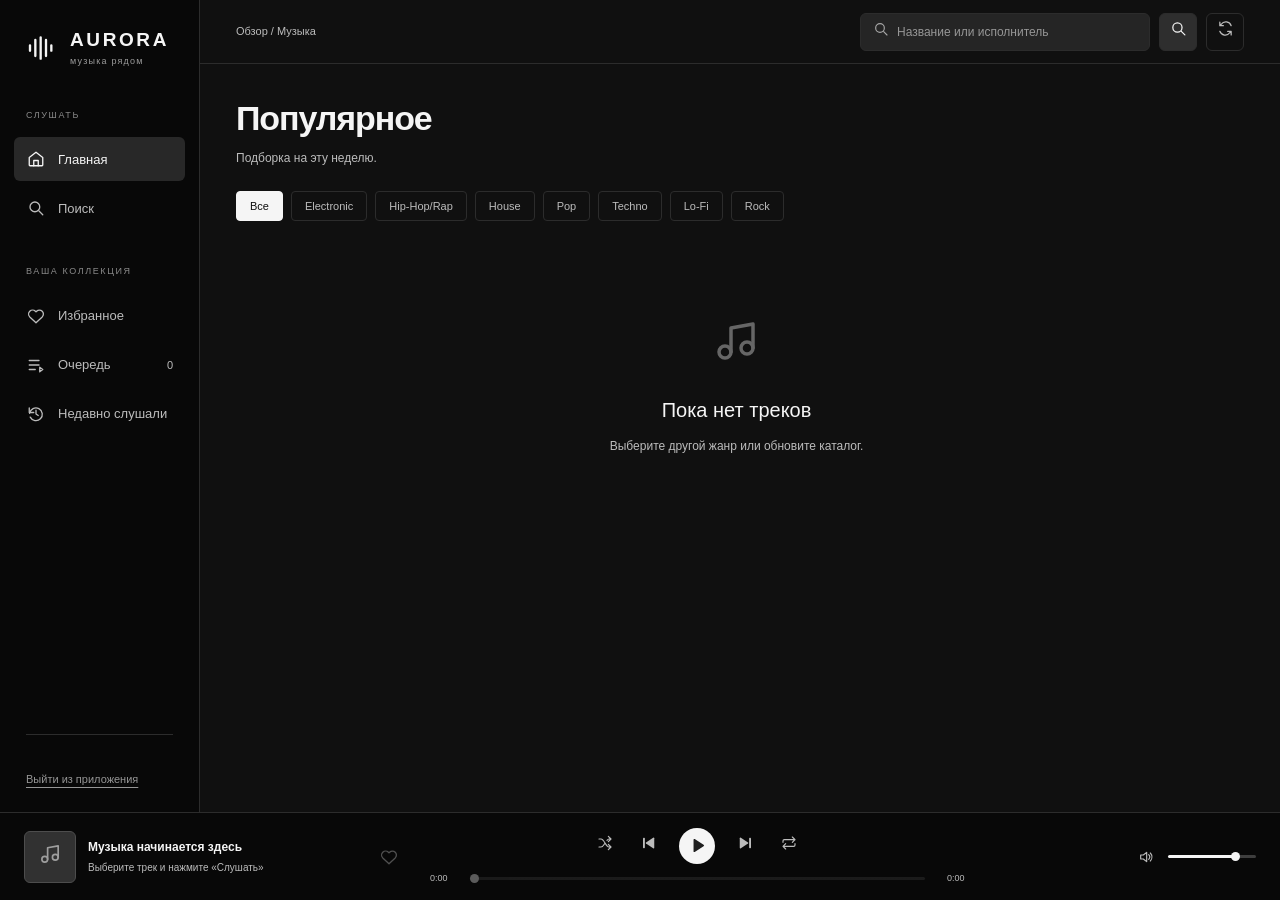
<file: ui/index.html>
<!doctype html>
<html lang="ru">
  <head>
    <meta charset="utf-8" />
    <meta name="viewport" content="width=device-width, initial-scale=1" />
    <title>Aurora — музыка</title>
    <link rel="stylesheet" href="style.css" />
  </head>
  <body>
    <aside id="side" aria-label="Разделы">
      <div class="logo">
        <span class="logo-mark" data-icon="logo" aria-hidden="true"></span>
        <div class="logo-wordmark">AURORA<span>музыка рядом</span></div>
      </div>
      <nav aria-label="Основная навигация">
        <span class="nav-label">СЛУШАТЬ</span>
        <button class="nav-btn active" data-page="home" title="Главная">
          <span data-icon="home"></span><span class="nav-text">Главная</span>
        </button>
        <button class="nav-btn" data-page="search" title="Поиск">
          <span data-icon="search"></span><span class="nav-text">Поиск</span>
        </button>
        <span class="nav-label library-label">ВАША КОЛЛЕКЦИЯ</span>
        <button class="nav-btn" data-page="fav" title="Избранное">
          <span data-icon="heartO"></span
          ><span class="nav-text">Избранное</span>
        </button>
        <button class="nav-btn" data-page="queue" title="Очередь">
          <span data-icon="queue"></span><span class="nav-text">Очередь</span
          ><span id="queue-count">0</span>
        </button>
        <button class="nav-btn" data-page="history" title="Недавно слушали">
          <span data-icon="history"></span
          ><span class="nav-text">Недавно слушали</span>
        </button>
      </nav>
      <div class="side-foot">
        <div class="side-divider"></div>
        <button id="btn-quit">Выйти из приложения</button>
      </div>
    </aside>

    <main id="main">
      <header id="topbar">
        <div id="crumbs">Обзор / Музыка</div>
        <div class="top-actions">
          <label class="search-box" for="q"
            ><span data-icon="search" aria-hidden="true"></span
            ><input
              id="q"
              type="search"
              aria-label="Поиск трека или исполнителя"
              placeholder="Название или исполнитель"
              spellcheck="false"
          /></label>
          <button
            id="btn-search-go"
            class="top-button"
            title="Найти"
            aria-label="Найти"
          >
            <span data-icon="search"></span>
          </button>
          <button
            id="btn-refresh"
            class="top-button subtle"
            title="Обновить"
            aria-label="Обновить"
          >
            <span data-icon="refresh"></span>
          </button>
        </div>
      </header>
      <section id="content" aria-live="polite"></section>
    </main>

    <footer id="bar" aria-label="Плеер">
      <div class="bar-left">
        <div class="bar-art-wrap">
          <img id="bar-art" alt="" /><span
            data-icon="music"
            class="bar-art-placeholder"
          ></span>
        </div>
        <div class="bar-meta">
          <div id="bar-title">Музыка начинается здесь</div>
          <div id="bar-artist">Выберите трек</div>
        </div>
        <button
          id="bar-like"
          class="ghost-btn"
          title="В избранное"
          aria-label="В избранное"
        ></button>
      </div>
      <div class="bar-center">
        <div class="controls">
          <button
            id="btn-shuffle"
            class="ghost-btn small"
            title="Перемешивание"
            aria-label="Перемешивание"
          >
            <span data-icon="shuffle"></span>
          </button>
          <button
            id="btn-prev"
            class="ghost-btn"
            title="Предыдущий"
            aria-label="Предыдущий"
          >
            <span data-icon="previous"></span>
          </button>
          <button
            id="btn-play"
            class="play-btn"
            title="Пауза или воспроизведение"
            aria-label="Воспроизвести"
          ></button>
          <button
            id="btn-next"
            class="ghost-btn"
            title="Следующий"
            aria-label="Следующий"
          >
            <span data-icon="next"></span>
          </button>
          <button
            id="btn-repeat"
            class="ghost-btn small"
            title="Повтор"
            aria-label="Повтор"
          >
            <span data-icon="repeat"></span
            ><span id="repeat-one" class="badge-one hidden">1</span>
          </button>
        </div>
        <div class="seekrow">
          <span id="t-cur">0:00</span
          ><input
            id="seek"
            aria-label="Позиция воспроизведения"
            type="range"
            min="0"
            max="100"
            step="0.1"
            value="0"
          /><span id="t-dur">0:00</span>
        </div>
      </div>
      <div class="bar-right">
        <button
          id="vol-btn"
          class="ghost-btn small"
          title="Звук"
          aria-label="Звук"
        ></button
        ><input
          id="vol"
          aria-label="Громкость"
          type="range"
          min="0"
          max="1"
          step="0.01"
          value="0.8"
        />
      </div>
    </footer>
    <div id="toast" role="status" aria-live="polite"></div>
    <script src="icons.js"></script>
    <script src="app.js"></script>
  </body>
</html>
</file>
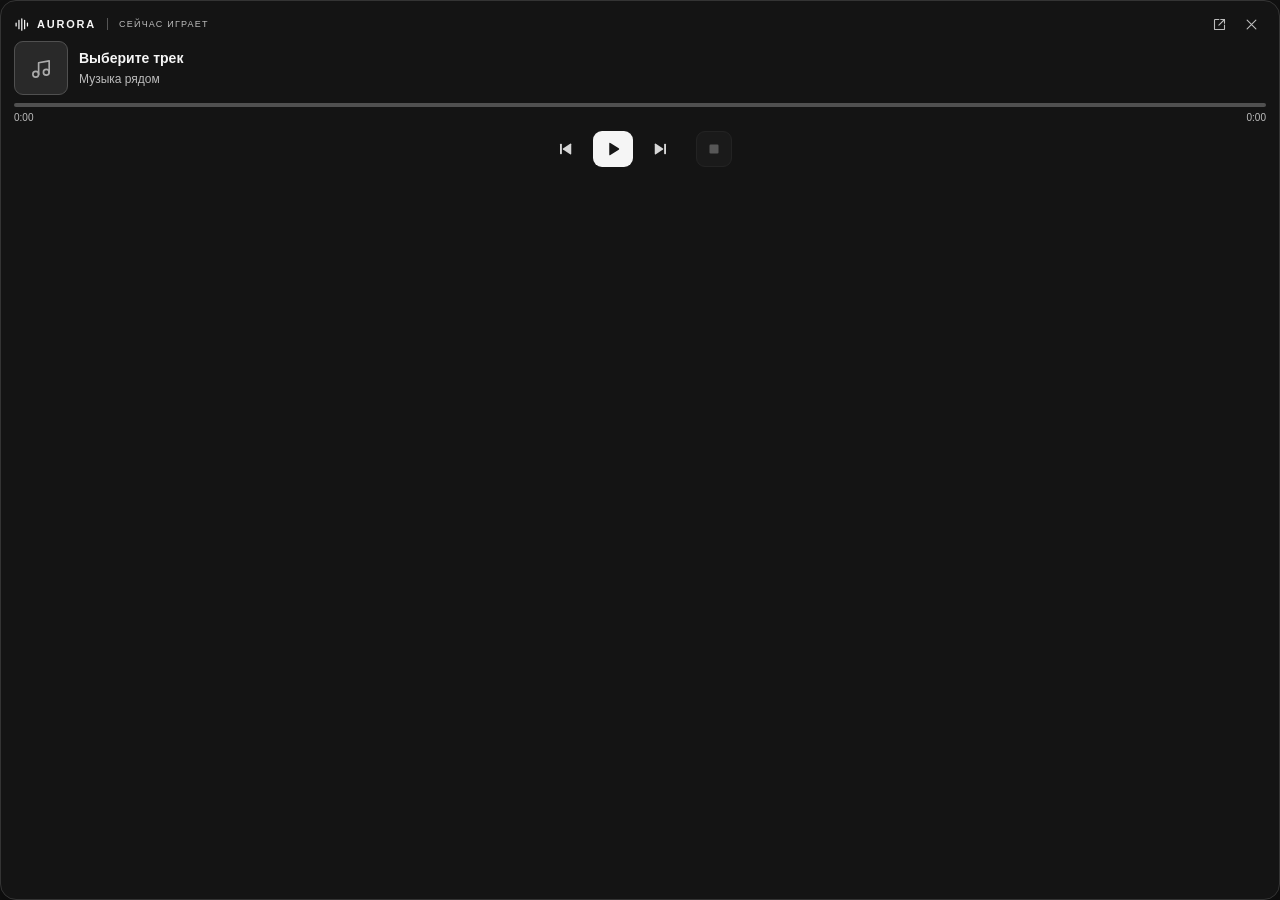
<file: ui/tail.html>
<!doctype html>
<html lang="ru">
  <head>
    <meta charset="utf-8" />
    <meta name="viewport" content="width=device-width, initial-scale=1" />
    <title>Aurora — мини-плеер</title>
    <link rel="stylesheet" href="tail.css" />
  </head>
  <body>
    <aside class="widget" aria-label="Мини-плеер">
      <div class="widget-head">
        <div class="brand">
          <span data-icon="logo"></span>AURORA <i>СЕЙЧАС ИГРАЕТ</i>
        </div>
        <div class="window-actions">
          <button
            id="restore"
            title="Открыть приложение"
            aria-label="Открыть приложение"
          >
            <span data-icon="open"></span></button
          ><button
            id="quit"
            title="Выйти из приложения"
            aria-label="Выйти из приложения"
          >
            <span data-icon="close"></span>
          </button>
        </div>
      </div>
      <div class="widget-main">
        <div class="artwork">
          <img id="art" alt="" /><span
            class="art-fallback"
            data-icon="music"
          ></span>
        </div>
        <div class="track">
          <div id="t">Выберите трек</div>
          <div id="a">Музыка рядом</div>
        </div>
      </div>
      <div class="timeline" aria-label="Ход воспроизведения">
        <div class="progress"><i id="pr"></i></div>
        <div class="time">
          <span id="elapsed">0:00</span><span id="duration">0:00</span>
        </div>
      </div>
      <div class="widget-controls">
        <button id="prev" title="Предыдущий трек" aria-label="Предыдущий трек">
          <span data-icon="previous"></span></button
        ><button
          id="pp"
          class="play"
          title="Пауза или воспроизведение"
          aria-label="Воспроизвести"
        ></button
        ><button id="next" title="Следующий трек" aria-label="Следующий трек">
          <span data-icon="next"></span></button
        ><span class="control-spacer"></span
        ><button
          id="stop"
          title="Остановить воспроизведение"
          aria-label="Остановить воспроизведение"
        >
          <span data-icon="stop"></span>
        </button>
      </div>
    </aside>
    <script src="icons.js"></script>
    <script src="tail.js"></script>
  </body>
</html>
</file>
<file: ui/style.css>
:root {
  color-scheme: dark;
  --bg: #101010;
  --panel: #080808;
  --card: #1a1a1a;
  --border: #2c2c2c;
  --text: #f5f5f5;
  --muted: #bcbcbc;
  --accent: #f5f5f5;
  --sidebar: 200px;
}
* {
  box-sizing: border-box;
  margin: 0;
  padding: 0;
}
html,
body {
  height: 100%;
  overflow: hidden;
  background: var(--bg);
  color: var(--text);
  font:
    14px/1.5 "Segoe UI Variable",
    "Segoe UI",
    sans-serif;
}
body {
  display: grid;
  grid-template-columns: var(--sidebar) minmax(0, 1fr);
  grid-template-rows: minmax(0, 1fr) 88px;
  grid-template-areas: "side main" "bar bar";
}
button,
input,
select {
  font: inherit;
}
button {
  border: 0;
  background: none;
  color: inherit;
  cursor: pointer;
}
button:disabled {
  opacity: 0.4;
  cursor: default;
}
button,
input,
select {
  transition:
    background 0.15s,
    color 0.15s,
    border-color 0.15s;
}
button:focus-visible,
input:focus-visible,
select:focus-visible {
  outline: 2px solid var(--accent);
  outline-offset: 4px;
}
svg {
  width: 20px;
  height: 20px;
  flex: none;
}
button svg {
  pointer-events: none;
}
button:hover:not(:disabled) {
  color: var(--accent);
}
::-webkit-scrollbar {
  width: 7px;
}
::-webkit-scrollbar-thumb {
  background: #434343;
  border-radius: 8px;
}
#side {
  grid-area: side;
  background: var(--panel);
  border-right: 1px solid var(--border);
  padding: 30px 14px 22px;
  display: flex;
  flex-direction: column;
  min-height: 0;
}
.logo {
  display: flex;
  gap: 12px;
  align-items: center;
  padding: 0 12px;
}
.logo-mark {
  width: 32px;
  height: 32px;
  color: var(--accent);
}
.logo-mark svg {
  width: 32px;
  height: 32px;
}
.logo-wordmark {
  font-size: 19px;
  font-weight: 700;
  letter-spacing: 2.6px;
  line-height: 1.1;
}
.logo-wordmark span {
  display: block;
  margin-top: 6px;
  color: #9a9a9a;
  font-size: 9px;
  font-weight: 400;
  letter-spacing: 1.2px;
}
nav {
  display: flex;
  flex-direction: column;
  gap: 5px;
  margin-top: 42px;
}
.nav-btn {
  height: 44px;
  border-radius: 6px;
  display: flex;
  align-items: center;
  text-align: left;
  gap: 12px;
  padding: 0 12px;
  color: var(--muted);
  font-size: 13px;
  white-space: nowrap;
}
.nav-btn svg {
  width: 18px;
  height: 18px;
}
.nav-btn > span:first-child {
  width: 20px;
  height: 20px;
  display: inline-flex;
  align-items: center;
  justify-content: center;
  flex: none;
}
.nav-btn:hover {
  background: #262626;
}
.nav-btn.active {
  background: #282828;
  color: var(--text);
}
.nav-btn.active svg {
  color: var(--accent);
}
.nav-label {
  font-size: 9px;
  letter-spacing: 1.6px;
  color: #8a8a8a;
  margin: 30px 12px 10px;
}
.nav-label:first-child {
  margin-top: 0;
}
.library-label {
  margin-top: 30px;
}
#queue-count {
  margin-left: auto;
  font-size: 11px;
  color: var(--muted);
}
.side-foot {
  margin-top: auto;
  padding: 24px 12px 0;
  font-size: 10px;
  line-height: 1.9;
  color: #969696;
}
.side-divider {
  height: 1px;
  background: var(--border);
  margin-bottom: 16px;
}
#btn-quit {
  font-size: 11px;
  margin-top: 18px;
  text-decoration: underline;
  text-underline-offset: 4px;
}
#main {
  grid-area: main;
  display: flex;
  flex-direction: column;
  min-width: 0;
  min-height: 0;
}
#topbar {
  height: 64px;
  flex: none;
  display: flex;
  align-items: center;
  justify-content: space-between;
  gap: 20px;
  padding: 0 36px;
  border-bottom: 1px solid var(--border);
}
#crumbs {
  font-size: 11px;
  color: var(--muted);
}
.top-actions {
  display: flex;
  align-items: center;
  gap: 9px;
}
.search-box {
  display: flex;
  align-items: center;
  gap: 8px;
  width: 290px;
  height: 38px;
  border: 1px solid var(--border);
  border-radius: 6px;
  background: #252525;
  padding: 0 12px;
}
.search-box:focus-within {
  border-color: var(--accent);
}
.search-box svg {
  width: 16px;
  height: 16px;
  color: #a6a6a6;
}
#q {
  width: 100%;
  min-width: 0;
  height: 34px;
  border: 0;
  background: transparent;
  color: var(--text);
  font-size: 12px;
  outline: none;
}
input::placeholder {
  color: #969696;
}
.top-button {
  width: 38px;
  height: 38px;
  display: flex;
  align-items: center;
  justify-content: center;
  border: 1px solid var(--border);
  border-radius: 6px;
  color: var(--text);
  background: #2e2e2e;
}
.top-button.subtle {
  background: transparent;
  color: var(--muted);
}
.top-button:hover {
  background: #3f3f3f;
}
.top-button svg {
  width: 17px;
  height: 17px;
}
#content {
  scrollbar-gutter: stable;
}
#content .page-head {
  max-width: 600px;
}
.page-head h1 {
  letter-spacing: -1.4px;
}
.page-head p {
  color: #bbbbbb;
}
.card .art-wrap {
  border: 0;
}
.card:hover .art-wrap {
  border-color: transparent;
}
.card .art-wrap img {
  transition: transform 0.18s ease;
}
.card:hover .art-wrap img {
  transform: scale(1.035);
}
.card .t {
  font-size: 13px;
  letter-spacing: 0.05px;
}
.art-ph svg {
  width: 36px;
  height: 36px;
  color: #8e8e8e;
}
.rowt .art-ph svg {
  width: 21px;
  height: 21px;
}
.art-failed:after {
  content: "♪";
}
.primary-btn {
  background: var(--accent);
  color: #1f1f1f;
}
.primary-btn:hover:not(:disabled) {
  background: #c7c7c7;
  color: #1f1f1f;
}
.play-btn {
  background: var(--accent);
  color: #1f1f1f;
}
.play-btn:hover:not(:disabled) {
  background: #c7c7c7;
  color: #1f1f1f;
}
.bar-art-wrap {
  width: 52px;
  height: 52px;
  background: #313131;
  border: 1px solid #4d4d4d;
  border-radius: 6px;
  display: flex;
  align-items: center;
  justify-content: center;
  position: relative;
  flex: none;
}
.bar-art-placeholder {
  color: #9e9e9e;
}
.bar-art-placeholder svg {
  width: 23px;
  height: 23px;
}
#bar-art {
  position: absolute;
  inset: 0;
  width: 100%;
  height: 100%;
  border-radius: 5px;
}
.empty-mark svg {
  width: 48px;
  height: 48px;
}
#content {
  overflow-y: auto;
  flex: 1;
  padding: 34px 36px 40px;
}
.page-head {
  margin-bottom: 24px;
}
.eyebrow {
  display: none;
}
.page-head h1 {
  font-size: clamp(28px, 3vw, 34px);
  font-weight: 600;
  line-height: 1.2;
  letter-spacing: -1.1px;
}
.page-head p {
  font-size: 12px;
  color: var(--muted);
  margin-top: 10px;
}
.chips {
  display: flex;
  flex-wrap: wrap;
  gap: 8px;
  margin-bottom: 28px;
}
.chip {
  border: 1px solid var(--border);
  color: var(--muted);
  padding: 6px 13px;
  border-radius: 4px;
  font-size: 11px;
}
.chip.active {
  background: var(--text);
  border-color: var(--text);
  color: var(--bg);
}
.library-tools {
  display: flex;
  align-items: center;
  gap: 18px;
  flex-wrap: wrap;
  padding-bottom: 24px;
  border-bottom: 1px solid var(--border);
  margin-bottom: 24px;
}
.primary-btn {
  display: inline-flex;
  align-items: center;
  justify-content: center;
  gap: 7px;
  min-height: 34px;
  padding: 0 14px;
  border-radius: 4px;
  background: var(--accent);
  color: #1b1b1b;
  font-size: 11px;
  font-weight: 600;
}
.primary-btn:hover:not(:disabled) {
  background: #c1c1c1;
  color: #1b1b1b;
}
.primary-btn svg {
  width: 15px;
  height: 15px;
}
.filter-field {
  display: flex;
  align-items: center;
  gap: 7px;
  font-size: 10px;
  color: var(--muted);
}
select {
  border: 0;
  border-bottom: 1px solid var(--border);
  background: var(--bg);
  color: var(--text);
  padding: 6px 3px;
  font-size: 11px;
  max-width: 150px;
}
#filter {
  margin-left: auto;
  width: 142px;
  background: transparent;
  border: 1px solid var(--border);
  border-radius: 4px;
  padding: 7px 10px;
  color: var(--text);
  font-size: 11px;
}
.list-caption {
  display: flex;
  align-items: center;
  justify-content: space-between;
  color: var(--muted);
  font-size: 9px;
  letter-spacing: 1.5px;
  margin: 0 0 16px;
}
.list-caption b {
  font-weight: 400;
  letter-spacing: 0;
  border: 1px solid var(--border);
  padding: 1px 6px;
  border-radius: 3px;
  margin-left: 7px;
}
.list-caption > span:last-child {
  font-size: 10px;
  letter-spacing: 0;
}
.cards {
  display: grid;
  grid-template-columns: repeat(auto-fill, minmax(170px, 1fr));
  gap: 24px 20px;
}
.card {
  display: grid;
  grid-template-columns: 1fr auto;
  min-width: 0;
  position: relative;
}
.art-wrap {
  background: #2a2a2a;
  position: relative;
  overflow: hidden;
  border-radius: 5px;
  display: flex;
  align-items: center;
  justify-content: center;
}
.card .art-wrap {
  grid-column: 1/-1;
  aspect-ratio: 1;
  margin-bottom: 12px;
}
.art-wrap img {
  width: 100%;
  height: 100%;
  object-fit: cover;
  display: block;
}
.art-wrap img[hidden] {
  display: none;
}
.art-ph,
.art-failed:after {
  font-size: 42px;
  color: #777777;
}
.art-failed:after {
  content: "♪";
}
.track-info {
  display: flex;
  flex-direction: column;
  text-align: left;
  min-width: 0;
}
.card .track-info {
  grid-column: 1/-1;
}
.t,
.a {
  display: block;
  white-space: nowrap;
  overflow: hidden;
  text-overflow: ellipsis;
  max-width: 100%;
  width: 100%;
}
.t {
  font-weight: 600;
  font-size: 13px;
}
.a {
  font-size: 11px;
  color: var(--muted);
  margin-top: 3px;
}
.dur {
  font-size: 10px;
  color: #969696;
}
.card .dur {
  margin-top: 12px;
}
.card .dur {
  text-align: right;
}
.track-actions {
  display: flex;
  align-items: center;
  gap: 3px;
}
.card .track-actions {
  position: absolute;
  top: 8px;
  right: 8px;
  padding: 3px;
  border-radius: 4px;
  background: #181818ee;
  opacity: 0;
  transition: opacity 0.15s;
}
.card:hover .track-actions,
.card:focus-within .track-actions,
.card.current .track-actions {
  opacity: 1;
}
.current .t {
  color: var(--accent);
}
.card.current .art-wrap {
  outline: 1px solid var(--accent);
  outline-offset: 3px;
}
.rowt {
  display: flex;
  gap: 16px;
  align-items: center;
  padding: 11px 8px;
  border-bottom: 1px solid #2a2a2a;
  border-radius: 3px;
}
.rowt:hover,
.rowt.current {
  background: #212121;
}
.track-index {
  width: 23px;
  flex: none;
  font-size: 10px;
  color: #898989;
  font-variant-numeric: tabular-nums;
}
.rowt .art-wrap {
  width: 44px;
  height: 44px;
  flex: none;
}
.rowt .art-ph {
  font-size: 22px;
}
.rowt .track-info {
  flex: 1;
}
.rowt .dur {
  width: 38px;
  text-align: right;
  font-variant-numeric: tabular-nums;
}
.ghost-btn {
  width: 34px;
  height: 34px;
  display: inline-flex;
  align-items: center;
  justify-content: center;
  color: var(--muted);
  border-radius: 50%;
  flex: none;
  position: relative;
}
.ghost-btn.small {
  width: 28px;
  height: 28px;
}
.ghost-btn svg {
  width: 18px;
  height: 18px;
}
.ghost-btn.small svg {
  width: 16px;
  height: 16px;
}
.ghost-btn:hover {
  background: #313131;
}
.ghost-btn.on,
.ghost-btn.liked {
  color: var(--accent);
}
.queue-action {
  font-size: 22px;
  font-weight: 300;
}
.play-mini {
  display: flex;
  align-items: center;
  justify-content: center;
  width: 28px;
  height: 28px;
  background: var(--text);
  color: var(--bg);
  border-radius: 50%;
  flex: none;
}
.play-mini svg {
  width: 16px;
  height: 16px;
}
.state {
  min-height: 270px;
  display: flex;
  flex-direction: column;
  align-items: center;
  justify-content: center;
  text-align: center;
  gap: 12px;
  color: var(--muted);
}
.state h2 {
  font-size: 20px;
  font-weight: 500;
  color: var(--text);
}
.state p {
  font-size: 12px;
  max-width: 360px;
}
.state .primary-btn {
  margin-top: 8px;
}
.empty-mark {
  font-size: 46px;
  font-weight: 300;
  color: #666666;
}
.spin {
  display: inline-block;
  animation: spin 1s linear infinite;
}
.state .spin {
  font-size: 36px;
  color: var(--accent);
}
@keyframes spin {
  to {
    transform: rotate(360deg);
  }
}
.error-state {
  background: #2a2a2a;
  border: 1px solid #505050;
  padding: 14px 16px;
  border-radius: 5px;
  color: #cdcdcd;
  margin: 12px 0;
  font-size: 12px;
}
.retry {
  color: var(--accent);
  text-decoration: underline;
  margin-left: 8px;
}
#bar {
  grid-area: bar;
  background: var(--panel);
  border-top: 1px solid var(--border);
  display: grid;
  grid-template-columns: minmax(210px, 1fr) minmax(260px, 1.4fr) minmax(
      130px,
      0.7fr
    );
  gap: 24px;
  align-items: center;
  padding: 0 24px;
}
.bar-left {
  display: flex;
  gap: 12px;
  align-items: center;
  min-width: 0;
}
#bar-art {
  width: 52px;
  height: 52px;
  object-fit: cover;
  border-radius: 4px;
  flex: none;
}
.bar-meta {
  min-width: 0;
  flex: 1;
}
#bar-title,
#bar-artist {
  white-space: nowrap;
  overflow: hidden;
  text-overflow: ellipsis;
}
#bar-title {
  font-size: 12px;
  font-weight: 600;
}
#bar-artist {
  font-size: 10px;
  color: var(--muted);
  margin-top: 4px;
}
.bar-center {
  display: flex;
  align-items: center;
  flex-direction: column;
  gap: 8px;
}
.controls {
  display: flex;
  align-items: center;
  gap: 13px;
}
.play-btn {
  width: 36px;
  height: 36px;
  background: var(--accent);
  color: #1f1f1f;
  border-radius: 50%;
  display: flex;
  align-items: center;
  justify-content: center;
}
.play-btn:hover:not(:disabled) {
  background: #c7c7c7;
  color: #1f1f1f;
}
.play-btn svg {
  width: 19px;
  height: 19px;
}
.seekrow {
  display: flex;
  align-items: center;
  gap: 10px;
  width: 100%;
}
.seekrow span {
  font-size: 9px;
  color: var(--muted);
  font-variant-numeric: tabular-nums;
  min-width: 30px;
}
#t-dur {
  text-align: right;
}
.bar-right {
  display: flex;
  align-items: center;
  justify-content: flex-end;
  gap: 8px;
}
.badge-one {
  position: absolute;
  right: 1px;
  top: 0;
  font-size: 8px;
  color: var(--accent);
}
.hidden {
  display: none !important;
}
input[type="range"] {
  appearance: none;
  height: 3px;
  border: 0;
  border-radius: 3px;
  background: linear-gradient(
    90deg,
    var(--accent) var(--p, 0%),
    #3e3e3e var(--p, 0%)
  );
  cursor: pointer;
  min-width: 0;
}
input[type="range"]:disabled {
  opacity: 0.35;
  cursor: default;
}
input[type="range"]::-webkit-slider-thumb {
  appearance: none;
  width: 9px;
  height: 9px;
  border-radius: 50%;
  background: var(--text);
}
#seek {
  flex: 1;
}
#vol {
  width: 88px;
}
#toast {
  position: fixed;
  bottom: 120px;
  right: 24px;
  max-width: min(460px, 85vw);
  padding: 13px 18px;
  border: 1px solid #545454;
  border-radius: 5px;
  background: #2d2d2d;
  color: var(--text);
  font-size: 12px;
  opacity: 0;
  transform: translateY(6px);
  pointer-events: none;
  transition:
    opacity 0.15s,
    transform 0.15s;
  z-index: 10;
}
#toast.show {
  opacity: 1;
  transform: none;
}
@media (max-width: 1050px) {
  :root {
    --sidebar: 190px;
  }
  #topbar {
    padding: 0 24px;
  }
  #content {
    padding: 28px 24px;
  }
  .search-box {
    width: 250px;
  }
  .library-tools {
    gap: 12px;
  }
  .filter-field > span {
    display: none;
  }
  #bar {
    gap: 14px;
    padding: 0 16px;
  }
  .cards {
    gap: 24px 18px;
  }
}
@media (max-width: 760px) {
  :root {
    --sidebar: 66px;
  }
  #side {
    padding: 25px 8px;
  }
  .logo {
    padding: 0 10px;
  }
  .logo-wordmark,
  .nav-label,
  .side-foot,
  #queue-count {
    display: none;
  }
  .nav-btn {
    padding: 0 14px;
    justify-content: center;
  }
  .nav-text {
    display: none;
  }
  .nav-btn svg {
    width: 20px;
  }
  #crumbs {
    display: none;
  }
  #topbar {
    height: 62px;
  }
  .top-actions {
    width: 100%;
  }
  .search-box {
    flex: 1;
    width: auto;
  }
  .page-head h1 {
    font-size: 30px;
  }
  .cards {
    grid-template-columns: repeat(auto-fill, minmax(140px, 1fr));
  }
  .card .track-actions {
    opacity: 1;
  }
  #bar {
    grid-template-columns: minmax(140px, 1fr) minmax(190px, 1.3fr);
    gap: 10px;
  }
  .bar-right {
    display: none;
  }
  .bar-art-wrap {
    display: none;
  }
  .controls {
    gap: 5px;
  }
  .track-index {
    display: none;
  }
  .rowt {
    gap: 8px;
  }
  .rowt .track-actions {
    gap: 0;
  }
  #filter {
    margin-left: 0;
  }
  .library-tools {
    gap: 8px;
  }
}
@media (prefers-reduced-motion: reduce) {
  *,
  *:before,
  *:after {
    animation: none !important;
    transition: none !important;
  }
}
</file>
<file: ui/tail.css>
:root {
  color-scheme: dark;
  --surface: #141414;
  --line: #343434;
  --text: #f6f6f6;
  --muted: #bcbcbc;
  --accent: #f5f5f5;
}
* { box-sizing: border-box; }
html, body {
  width: 100%;
  height: 100%;
  margin: 0;
  overflow: hidden;
  background: transparent;
  color: var(--text);
  font: 12px/1.35 "Segoe UI Variable", "Segoe UI", sans-serif;
  user-select: none;
}
button {
  display: flex;
  align-items: center;
  justify-content: center;
  border: 0;
  background: transparent;
  color: inherit;
  cursor: pointer;
  transition: background-color .16s ease, color .16s ease, transform .16s ease;
}
button:hover:not(:disabled) { background: #363636; }
button:active:not(:disabled) { transform: scale(.92); }
button:disabled { opacity: .4; cursor: default; }
button:focus-visible { outline: 2px solid var(--accent); outline-offset: -2px; }
button svg { pointer-events: none; }
svg { width: 18px; height: 18px; display: block; }
.widget {
  width: 100%;
  height: 100%;
  padding: 11px 13px 12px;
  display: grid;
  grid-template-rows: 24px 54px 26px 36px;
  gap: 5px;
  overflow: hidden;
  border: 1px solid var(--line);
  border-radius: 16px;
  background: var(--surface);
  box-shadow: 0 16px 40px #0008;
}
.widget.entering { animation: widget-enter .2s cubic-bezier(.2,.8,.2,1) both; }
@keyframes widget-enter {
  from { opacity: 0; transform: translateY(7px) scale(.985); }
  to { opacity: 1; transform: translateY(0) scale(1); }
}
.widget-head, .window-actions, .brand, .widget-main, .widget-controls, .time {
  display: flex;
  align-items: center;
}
.widget-head, .time { justify-content: space-between; }
.brand {
  min-width: 0;
  gap: 6px;
  font-size: 11px;
  font-weight: 700;
  letter-spacing: 1.8px;
  white-space: nowrap;
}
.brand svg { width: 17px; height: 17px; }
.brand i {
  margin-left: 5px;
  padding-left: 11px;
  border-left: 1px solid #555;
  color: var(--muted);
  font-size: 9px;
  font-style: normal;
  font-weight: 500;
  letter-spacing: 1.2px;
}
.window-actions { gap: 3px; flex: none; }
.window-actions button { width: 29px; height: 29px; border-radius: 7px; color: var(--muted); }
.window-actions svg { width: 15px; height: 15px; }
.widget-main { min-width: 0; gap: 11px; }
.artwork {
  position: relative;
  display: flex;
  align-items: center;
  justify-content: center;
  width: 54px;
  height: 54px;
  flex: none;
  overflow: hidden;
  border: 1px solid #505050;
  border-radius: 9px;
  background: #292929;
}
.artwork img { position: absolute; inset: 0; width: 100%; height: 100%; object-fit: cover; }
.artwork img[hidden] { display: none; }
.art-fallback { color: #aaa; }
.art-fallback svg { width: 23px; height: 23px; }
.track { min-width: 0; flex: 1; }
#t, #a { overflow: hidden; white-space: nowrap; text-overflow: ellipsis; }
#t { font-size: 14px; font-weight: 650; }
#a { margin-top: 3px; color: var(--muted); font-size: 12px; }
.timeline { align-self: stretch; min-width: 0; padding-top: 3px; }
.progress { height: 4px; overflow: hidden; border-radius: 4px; background: #505050; }
.progress i {
  display: block;
  width: 0;
  height: 100%;
  border-radius: inherit;
  background: var(--accent);
  transition: width .3s linear;
}
.time { margin-top: 4px; color: var(--muted); font-size: 10px; font-variant-numeric: tabular-nums; }
.widget-controls { justify-content: center; gap: 9px; }
.widget-controls button { width: 36px; height: 36px; flex: none; border-radius: 9px; color: #d8d8d8; }
.widget-controls .play { width: 40px; height: 36px; background: var(--accent); color: #171717; }
.widget-controls .play:hover:not(:disabled) { background: #d6d6d6; }
.control-spacer { display: none; }
#stop { margin-left: 9px; border: 1px solid #3b3b3b; background: #252525; color: var(--muted); }
#stop svg { width: 18px; height: 18px; }
@media (prefers-reduced-motion: reduce) {
  *, *::before, *::after { animation-duration: .01ms !important; transition-duration: .01ms !important; }
}
</file>
